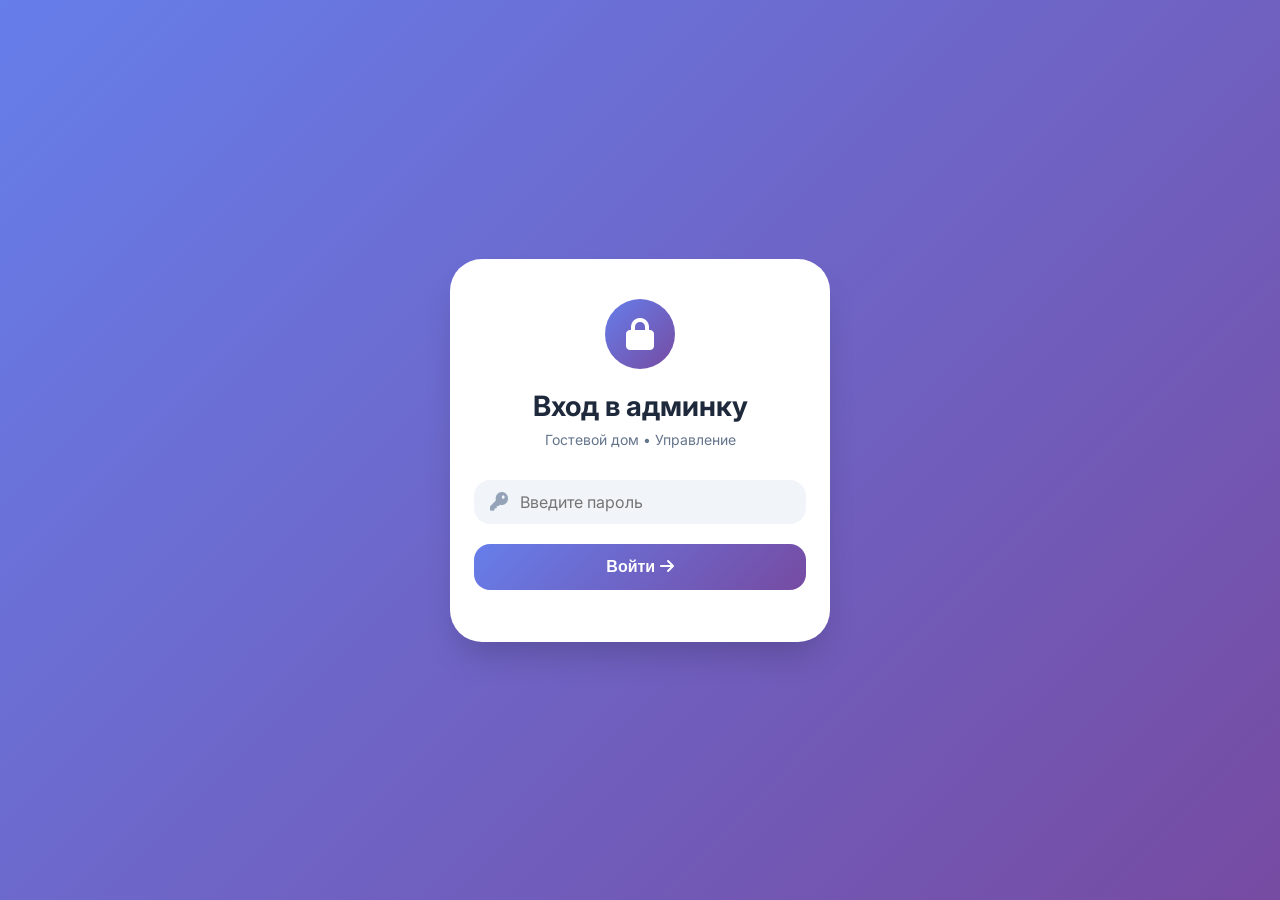
<file: admin/index.html>
<!DOCTYPE html>
<html lang="ru">
<head>
    <meta charset="UTF-8">
    <meta name="viewport" content="width=device-width, initial-scale=1.0, viewport-fit=cover, user-scalable=yes">
    <title>Админка | Гостевой дом</title>
    <link rel="stylesheet" href="style.css">
    <link href="https://fonts.googleapis.com/css2?family=Inter:opsz,wght@14..32,300;14..32,400;14..32,500;14..32,600;14..32,700&display=swap" rel="stylesheet">
    <link rel="stylesheet" href="https://cdnjs.cloudflare.com/ajax/libs/font-awesome/6.5.1/css/all.min.css">
</head>
<body>

<div class="app-container">
    <!-- Форма входа -->
    <div id="loginScreen" class="login-screen active">
        <div class="login-card">
            <div class="login-icon">
                <i class="fas fa-lock"></i>
            </div>
            <h2>Вход в админку</h2>
            <p class="login-subtitle">Гостевой дом • Управление</p>
            <div class="input-group">
                <i class="fas fa-key"></i>
                <input type="password" id="adminPassword" placeholder="Введите пароль" autocomplete="off">
            </div>
            <button id="loginBtn" class="btn-login">Войти <i class="fas fa-arrow-right"></i></button>
            <div id="loginError" class="error-message"></div>
        </div>
    </div>

    <!-- Основной интерфейс админки -->
    <div id="adminPanel" class="admin-panel">
        <!-- Мобильное меню (гамбургер) -->
        <div class="mobile-header">
            <button id="menuToggle" class="menu-toggle"><i class="fas fa-bars"></i></button>
            <h1>Админка</h1>
            <button id="logoutBtnMobile" class="logout-icon"><i class="fas fa-sign-out-alt"></i></button>
        </div>

        <!-- Боковое меню (desktop + mobile адаптив) -->
        <nav id="sideMenu" class="side-menu">
            <div class="menu-header">
                <i class="fas fa-home"></i>
                <span>Гостевой дом</span>
            </div>
            <ul class="menu-items">
                <li data-tab="bookings" class="active"><i class="fas fa-calendar-check"></i><span>Бронирования</span><span class="badge" id="newBookingsBadge">0</span></li>
                <li data-tab="rooms"><i class="fas fa-bed"></i><span>Номера и цены</span></li>
                <li data-tab="slides"><i class="fas fa-images"></i><span>Слайдер</span></li>
                <li data-tab="settings"><i class="fas fa-sliders-h"></i><span>Настройки</span></li>
            </ul>
            <button id="logoutBtn" class="logout-btn"><i class="fas fa-sign-out-alt"></i> Выйти</button>
        </nav>

        <!-- Основной контент -->
        <main class="main-content">
            <!-- Вкладка: Бронирования -->
            <div id="bookingsTab" class="tab-content active">
                <div class="page-header">
                    <h2><i class="fas fa-calendar-check"></i> Управление бронированиями</h2>
                    <div class="filter-bar">
                        <select id="statusFilter">
                            <option value="all">Все статусы</option>
                            <option value="new">🟡 Новые</option>
                            <option value="confirmed">✅ Подтверждённые</option>
                            <option value="cancelled">❌ Отменённые</option>
                        </select>
                        <input type="text" id="searchBookings" placeholder="Поиск по имени или телефону...">
                    </div>
                </div>
                <div id="bookingsList" class="bookings-list">
                    <div class="loading-spinner"><i class="fas fa-spinner fa-pulse"></i> Загрузка...</div>
                </div>
            </div>

            <!-- Вкладка: Номера -->
            <div id="roomsTab" class="tab-content">
                <div class="page-header">
                    <h2><i class="fas fa-bed"></i> Управление номерами</h2>
                </div>
                <div id="roomsList" class="rooms-grid"></div>
            </div>

            <!-- Вкладка: Слайдер -->
            <div id="slidesTab" class="tab-content">
                <div class="page-header">
                    <h2><i class="fas fa-images"></i> Управление слайдером</h2>
                    <button id="addSlideBtn" class="btn-primary"><i class="fas fa-plus"></i> Добавить слайд</button>
                </div>
                <div id="slidesList" class="slides-list"></div>
            </div>

            <!-- Вкладка: Настройки -->
            <div id="settingsTab" class="tab-content">
                <div class="page-header">
                    <h2><i class="fas fa-sliders-h"></i> Настройки сайта</h2>
                </div>
                <div id="settingsForm" class="settings-form"></div>
            </div>
        </main>
    </div>
</div>

<!-- Модальное окно для редактирования слайда -->
<div id="slideModal" class="modal">
    <div class="modal-content">
        <span class="close">&times;</span>
        <h3 id="modalTitle">Редактировать слайд</h3>
        <input type="text" id="slideImageUrl" placeholder="URL изображения">
        <input type="text" id="slideTitle" placeholder="Заголовок">
        <input type="text" id="slideSubtitle" placeholder="Подзаголовок">
        <input type="hidden" id="slideRowId">
        <button id="saveSlideBtn" class="btn-primary">Сохранить</button>
        <button id="deleteSlideBtn" class="btn-danger">Удалить</button>
    </div>
</div>

<!-- Модальное окно для редактирования номера -->
<div id="roomModal" class="modal">
    <div class="modal-content">
        <span class="close">&times;</span>
        <h3>Редактировать номер</h3>
        <input type="hidden" id="roomId">
        <div class="form-group">
            <label>Цена (₽/ночь)</label>
            <input type="number" id="roomPrice" placeholder="Цена">
        </div>
        <div class="form-group">
            <label>Описание</label>
            <textarea id="roomDescription" rows="4" placeholder="Описание номера"></textarea>
        </div>
        <button id="saveRoomBtn" class="btn-primary">Сохранить изменения</button>
    </div>
</div>

<script src="script.js"></script>
</body>
</html>
</file>
<file: admin/style.css>
* {
    margin: 0;
    padding: 0;
    box-sizing: border-box;
}

body {
    font-family: 'Inter', sans-serif;
    background: #f5f7fb;
    color: #1e293b;
}

.app-container {
    min-height: 100vh;
}

/* ========== ЛОГИН ========== */
.login-screen {
    position: fixed;
    top: 0;
    left: 0;
    width: 100%;
    height: 100%;
    background: linear-gradient(135deg, #667eea 0%, #764ba2 100%);
    display: flex;
    align-items: center;
    justify-content: center;
    z-index: 1000;
    transition: opacity 0.3s ease;
}

.login-screen.hidden {
    display: none;
}

.login-card {
    background: white;
    border-radius: 32px;
    padding: 40px 24px;
    width: 90%;
    max-width: 380px;
    text-align: center;
    box-shadow: 0 20px 35px -10px rgba(0,0,0,0.2);
}

.login-icon {
    width: 70px;
    height: 70px;
    background: linear-gradient(135deg, #667eea 0%, #764ba2 100%);
    border-radius: 50%;
    display: flex;
    align-items: center;
    justify-content: center;
    margin: 0 auto 20px;
}

.login-icon i {
    font-size: 32px;
    color: white;
}

.login-card h2 {
    font-size: 28px;
    margin-bottom: 8px;
    color: #1e293b;
}

.login-subtitle {
    color: #64748b;
    margin-bottom: 32px;
    font-size: 14px;
}

.input-group {
    background: #f1f5f9;
    border-radius: 16px;
    padding: 12px 16px;
    display: flex;
    align-items: center;
    gap: 12px;
    margin-bottom: 20px;
}

.input-group i {
    color: #94a3b8;
    font-size: 18px;
}

.input-group input {
    border: none;
    background: none;
    width: 100%;
    font-size: 16px;
    outline: none;
    font-family: inherit;
}

.btn-login {
    width: 100%;
    background: linear-gradient(135deg, #667eea 0%, #764ba2 100%);
    color: white;
    border: none;
    padding: 14px;
    border-radius: 16px;
    font-size: 16px;
    font-weight: 600;
    cursor: pointer;
    transition: transform 0.2s, box-shadow 0.2s;
}

.btn-login:hover {
    transform: translateY(-2px);
    box-shadow: 0 10px 20px -5px rgba(102,126,234,0.4);
}

.error-message {
    color: #ef4444;
    font-size: 14px;
    margin-top: 12px;
}

/* ========== ОСНОВНАЯ АДМИНКА ========== */
.admin-panel {
    display: none;
    min-height: 100vh;
}

.admin-panel.active {
    display: block;
}

/* Мобильный хедер */
.mobile-header {
    display: none;
    background: white;
    padding: 16px 20px;
    border-bottom: 1px solid #e2e8f0;
    align-items: center;
    justify-content: space-between;
    position: sticky;
    top: 0;
    z-index: 100;
}

.mobile-header h1 {
    font-size: 20px;
    font-weight: 600;
}

.menu-toggle, .logout-icon {
    background: none;
    border: none;
    font-size: 24px;
    cursor: pointer;
    color: #475569;
    padding: 8px;
}

/* Боковое меню */
.side-menu {
    position: fixed;
    left: 0;
    top: 0;
    width: 280px;
    height: 100%;
    background: white;
    border-right: 1px solid #e2e8f0;
    display: flex;
    flex-direction: column;
    transform: translateX(0);
    transition: transform 0.3s ease;
    z-index: 200;
}

.menu-header {
    padding: 24px 20px;
    font-size: 20px;
    font-weight: 700;
    border-bottom: 1px solid #e2e8f0;
    display: flex;
    align-items: center;
    gap: 12px;
    color: #667eea;
}

.menu-items {
    flex: 1;
    list-style: none;
    padding: 20px 12px;
}

.menu-items li {
    display: flex;
    align-items: center;
    gap: 12px;
    padding: 12px 16px;
    margin-bottom: 8px;
    border-radius: 12px;
    cursor: pointer;
    transition: all 0.2s;
    color: #475569;
    position: relative;
}

.menu-items li i {
    width: 24px;
    font-size: 18px;
}

.menu-items li.active {
    background: linear-gradient(135deg, #667eea15 0%, #764ba215 100%);
    color: #667eea;
    font-weight: 500;
}

.menu-items li:hover:not(.active) {
    background: #f1f5f9;
}

.badge {
    position: absolute;
    right: 16px;
    background: #ef4444;
    color: white;
    border-radius: 20px;
    padding: 2px 8px;
    font-size: 11px;
    font-weight: 600;
}

.logout-btn {
    margin: 20px;
    padding: 12px;
    background: #f1f5f9;
    border: none;
    border-radius: 12px;
    color: #ef4444;
    font-weight: 600;
    cursor: pointer;
    display: flex;
    align-items: center;
    justify-content: center;
    gap: 8px;
    transition: background 0.2s;
}

.logout-btn:hover {
    background: #fee2e2;
}

/* Основной контент */
.main-content {
    margin-left: 280px;
    padding: 24px 32px;
}

.tab-content {
    display: none;
    animation: fadeIn 0.3s ease;
}

.tab-content.active {
    display: block;
}

@keyframes fadeIn {
    from { opacity: 0; transform: translateY(10px); }
    to { opacity: 1; transform: translateY(0); }
}

.page-header {
    display: flex;
    justify-content: space-between;
    align-items: center;
    flex-wrap: wrap;
    gap: 16px;
    margin-bottom: 24px;
}

.page-header h2 {
    font-size: 24px;
    font-weight: 600;
    display: flex;
    align-items: center;
    gap: 10px;
}

.filter-bar {
    display: flex;
    gap: 12px;
    flex-wrap: wrap;
}

.filter-bar select, .filter-bar input {
    padding: 10px 16px;
    border: 1px solid #e2e8f0;
    border-radius: 12px;
    font-family: inherit;
    background: white;
    font-size: 14px;
}

/* Карточки бронирований */
.bookings-list {
    display: flex;
    flex-direction: column;
    gap: 12px;
}

.booking-card {
    background: white;
    border-radius: 20px;
    padding: 20px;
    box-shadow: 0 2px 8px rgba(0,0,0,0.04);
    border: 1px solid #e2e8f0;
    transition: box-shadow 0.2s;
}

.booking-card:hover {
    box-shadow: 0 8px 20px rgba(0,0,0,0.08);
}

.booking-header {
    display: flex;
    justify-content: space-between;
    align-items: flex-start;
    flex-wrap: wrap;
    gap: 12px;
    margin-bottom: 12px;
}

.booking-name {
    font-size: 18px;
    font-weight: 600;
}

.booking-status {
    padding: 4px 12px;
    border-radius: 20px;
    font-size: 12px;
    font-weight: 600;
}

.status-new { background: #fef3c7; color: #d97706; }
.status-confirmed { background: #d1fae5; color: #059669; }
.status-cancelled { background: #fee2e2; color: #dc2626; }

.booking-details {
    display: flex;
    flex-wrap: wrap;
    gap: 16px;
    margin: 12px 0;
    font-size: 14px;
    color: #64748b;
}

.booking-details i {
    width: 20px;
    margin-right: 6px;
}

.booking-actions {
    display: flex;
    gap: 10px;
    margin-top: 12px;
}

.btn-sm {
    padding: 8px 16px;
    border: none;
    border-radius: 10px;
    font-size: 13px;
    font-weight: 500;
    cursor: pointer;
    transition: all 0.2s;
}

.btn-confirm { background: #059669; color: white; }
.btn-cancel { background: #ef4444; color: white; }

/* Сетка номеров */
.rooms-grid {
    display: grid;
    grid-template-columns: repeat(auto-fill, minmax(320px, 1fr));
    gap: 20px;
}

.room-card {
    background: white;
    border-radius: 20px;
    padding: 20px;
    border: 1px solid #e2e8f0;
}

.room-card h3 {
    font-size: 20px;
    margin-bottom: 8px;
}

.room-price {
    font-size: 24px;
    font-weight: 700;
    color: #667eea;
    margin: 12px 0;
}

.room-capacity {
    color: #64748b;
    margin-bottom: 12px;
}

.room-description {
    color: #475569;
    margin: 12px 0;
    line-height: 1.5;
}

/* Слайды */
.slides-list {
    display: flex;
    flex-direction: column;
    gap: 16px;
}

.slide-item {
    background: white;
    border-radius: 20px;
    padding: 16px;
    display: flex;
    gap: 16px;
    align-items: center;
    flex-wrap: wrap;
    border: 1px solid #e2e8f0;
}

.slide-preview {
    width: 80px;
    height: 80px;
    object-fit: cover;
    border-radius: 12px;
}

.slide-info {
    flex: 1;
}

.slide-info strong {
    display: block;
    margin-bottom: 4px;
}

.slide-actions {
    display: flex;
    gap: 8px;
}

/* Форма настроек */
.settings-form {
    background: white;
    border-radius: 24px;
    padding: 24px;
    max-width: 600px;
}

.setting-row {
    display: flex;
    flex-wrap: wrap;
    align-items: center;
    gap: 16px;
    margin-bottom: 20px;
    padding-bottom: 16px;
    border-bottom: 1px solid #e2e8f0;
}

.setting-row label {
    width: 140px;
    font-weight: 500;
}

.setting-row input {
    flex: 1;
    padding: 10px 14px;
    border: 1px solid #e2e8f0;
    border-radius: 12px;
    font-family: inherit;
}

.btn-primary {
    background: #667eea;
    color: white;
    border: none;
    padding: 10px 20px;
    border-radius: 12px;
    cursor: pointer;
    font-weight: 500;
}

.btn-danger {
    background: #ef4444;
    color: white;
    border: none;
    padding: 8px 16px;
    border-radius: 10px;
    cursor: pointer;
}

/* Модалки */
.modal {
    display: none;
    position: fixed;
    top: 0;
    left: 0;
    width: 100%;
    height: 100%;
    background: rgba(0,0,0,0.5);
    z-index: 1000;
    align-items: center;
    justify-content: center;
}

.modal-content {
    background: white;
    border-radius: 28px;
    padding: 28px;
    width: 90%;
    max-width: 500px;
    max-height: 85vh;
    overflow-y: auto;
}

.modal-content input, .modal-content textarea {
    width: 100%;
    padding: 12px;
    margin: 10px 0;
    border: 1px solid #e2e8f0;
    border-radius: 12px;
    font-family: inherit;
}

.close {
    float: right;
    font-size: 28px;
    cursor: pointer;
}

.loading-spinner {
    text-align: center;
    padding: 40px;
    color: #94a3b8;
}

/* Адаптив под телефон */
@media (max-width: 768px) {
    .mobile-header {
        display: flex;
    }
    
    .side-menu {
        transform: translateX(-100%);
        box-shadow: none;
    }
    
    .side-menu.open {
        transform: translateX(0);
        box-shadow: 2px 0 20px rgba(0,0,0,0.1);
    }
    
    .main-content {
        margin-left: 0;
        padding: 16px;
    }
    
    .page-header {
        flex-direction: column;
        align-items: stretch;
    }
    
    .filter-bar {
        flex-direction: column;
    }
    
    .rooms-grid {
        grid-template-columns: 1fr;
    }
    
    .booking-header {
        flex-direction: column;
    }
    
    .slide-item {
        flex-direction: column;
        text-align: center;
    }
    
    .setting-row {
        flex-direction: column;
        align-items: stretch;
    }
    
    .setting-row label {
        width: auto;
    }
}
</file>
